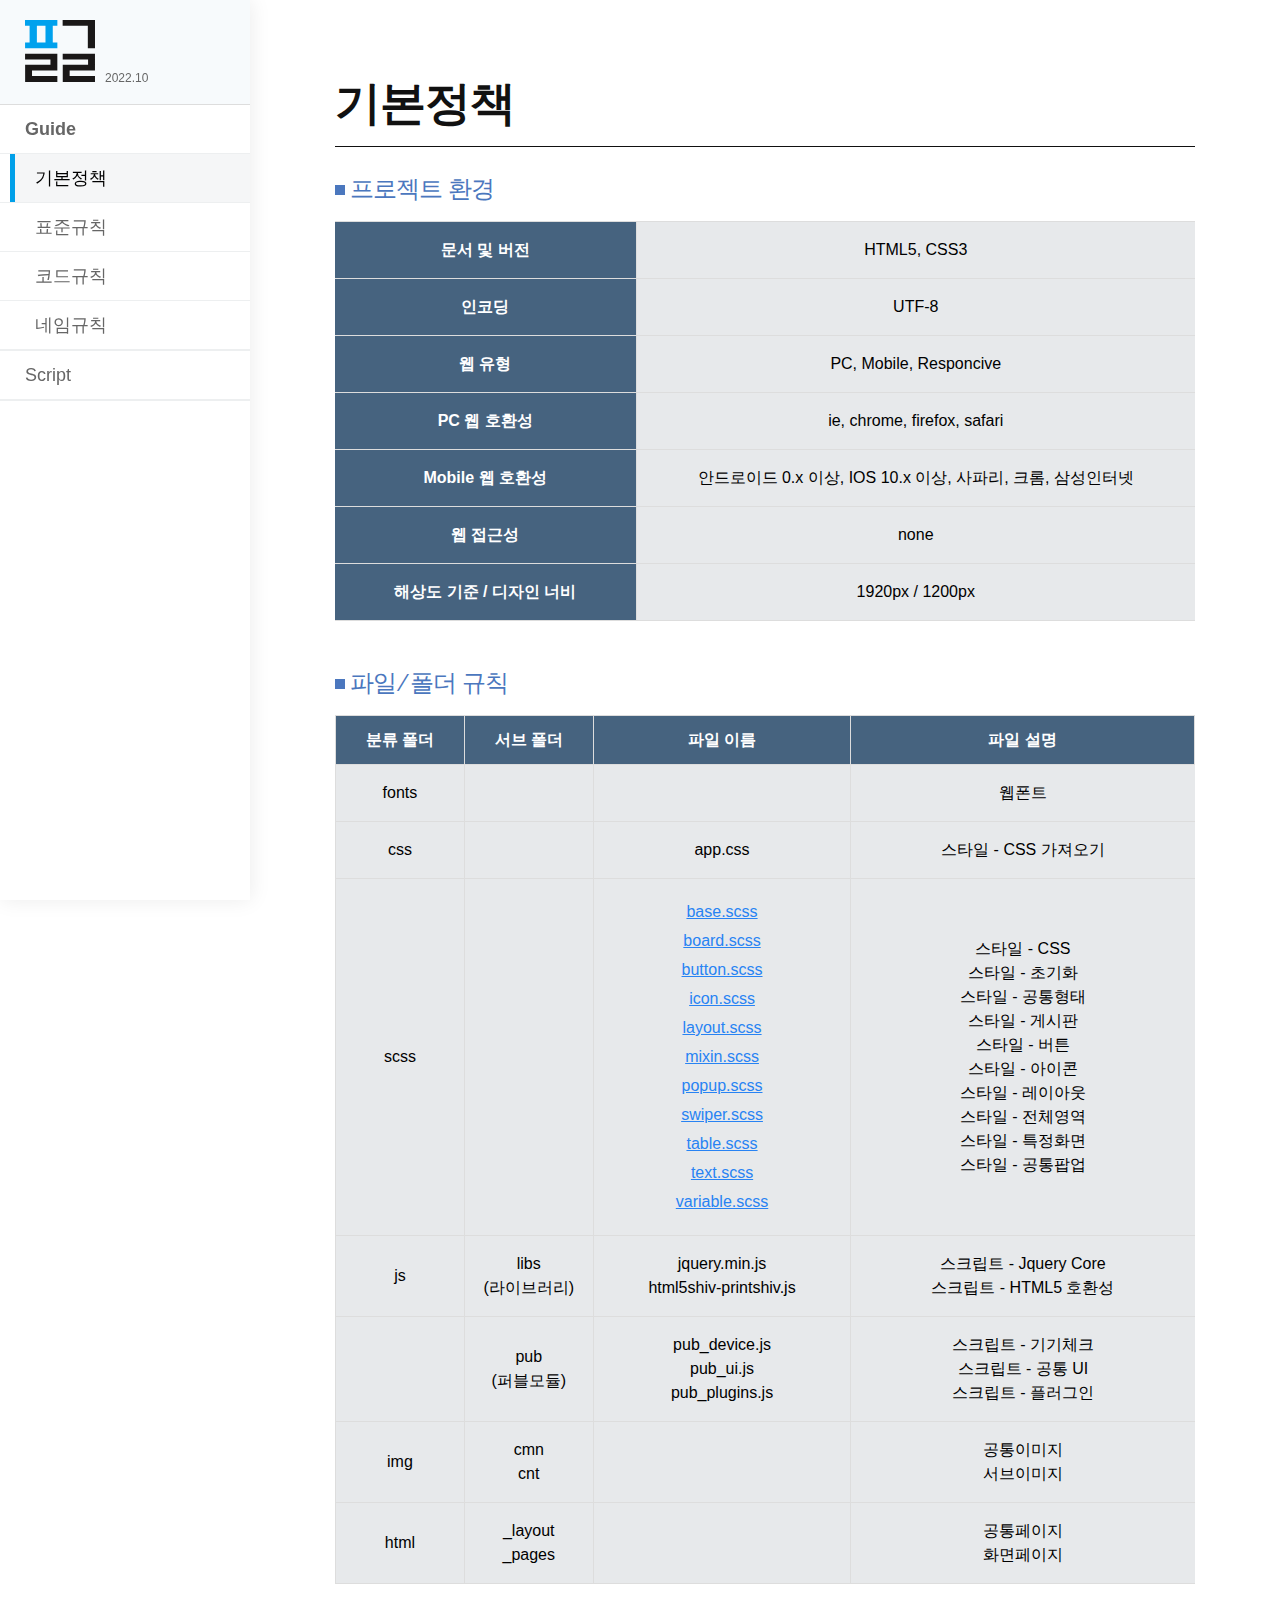
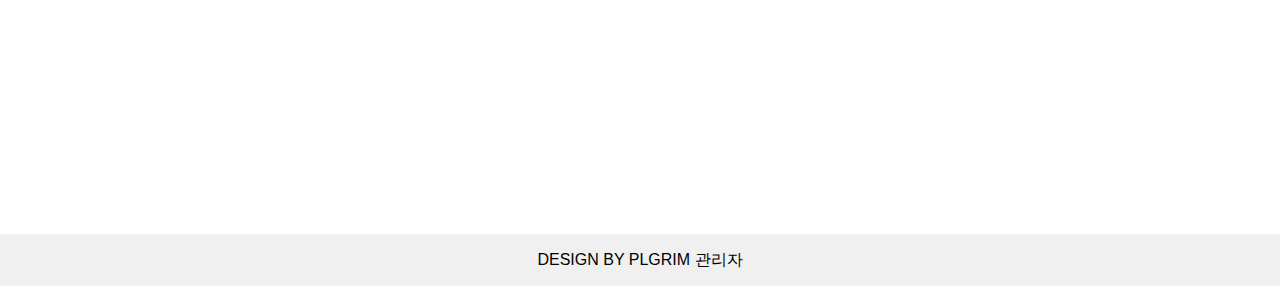
<file: index.html>
<!DOCTYPE html>
<html lang="ko">

<head>
    <meta charset="UTF-8">
    <meta http-equiv="X-UA-Compatible" content="IE=edge">
    <meta name="viewport" content="width=device-width, initial-scale=1.0">
    <title>플그림 가이드</title>
    <link rel="icon" href="/assets/images/favicon.ico">
    <link rel="stylesheet" href="/assets/css/app.css">
    
    <script src="assets/js/lib/jquery-3.1.1.min.js"></script>
    <script src="assets/js/lib/jquery.include.js"></script>

</head>

<body>
    <script>$.include("assets/js/header.inc");</script>

    <main>
        <div class="main-inner">

            <section>
                <h2>기본정책</h2>
                <h3>프로젝트 환경</h3>
                <div class="custom-table">
                    <div class="layout_table row_tabel">
                        <table>
                            <caption class="blind">프로젝트 환경 정의</caption>
                            <colgroup>
                                <col style="width:35%;">
                                <col style="width:65%;">
                            </colgroup>
                            <tbody>
                                <tr>
                                    <th scope="row">문서 및 버전</th>
                                    <td>HTML5, CSS3</td>
                                </tr>
                                <tr>
                                    <th scope="row">인코딩</th>
                                    <td>UTF-8</td>
                                </tr>
                                <tr>
                                    <th scope="row">웹 유형</th>
                                    <td>PC, Mobile, Responcive</td>
                                </tr>
                                <tr>
                                    <th scope="row">PC 웹 호환성</th>
                                    <td>ie, chrome, firefox, safari</td>
                                </tr>
                                <tr>
                                    <th scope="row">Mobile 웹 호환성</th>
                                    <td>안드로이드 0.x 이상, IOS 10.x 이상, 사파리, 크롬, 삼성인터넷</td>
                                </tr>
                                <tr>
                                    <th scope="row">웹 접근성</th>
                                    <td>none</td>
                                </tr>
                                <tr>
                                    <th scope="row">해상도 기준 / 디자인 너비</th>
                                    <td>1920px / 1200px</td>
                                </tr>
                            </tbody>
                        </table>
                    </div>
                </div>
            </section>

            <section>
                <h3>파일 &frasl; 폴더 규칙</h3>
                <div class="layout_table col_tabel">
                    <table>
                        <caption class="blind">파일구조</caption>
                        <colgroup>
                            <col style="width:15%">
                            <col style="width:15%">
                            <col style="width:30%">
                            <col style="width:40%">
                        </colgroup>
                        <thead>
                            <tr>
                                <th>분류 폴더</th>
                                <th>서브 폴더</th>
                                <th>파일 이름</th>
                                <th>파일 설명</th>
                            </tr>
                        </thead>
                        <tbody>
                            <tr>
                                <td>fonts</td>
                                <td></td>
                                <td></td>
                                <td>웹폰트</td>
                            </tr>
                            <tr>
                                <td>css</td>
                                <td></td>
                                <td>app.css</td>
                                <td>스타일 - CSS 가져오기</td>
                            </tr>
                            <tr>
                                <td>scss</td>
                                <td></td>
                                <td>
                                    <ul>
                                        <li>
                                            <a href="assets/common/files/_base.scss" download>base.scss</a>
                                            <a href="assets/common/files/_board.scss" download>board.scss</a>
                                            <a href="assets/common/files/_button.scss" download>button.scss</a>
                                            <a href="assets/common/files/_icon.scss" download>icon.scss</a>
                                            <a href="assets/common/files/_layout.scss" download>layout.scss</a>
                                            <a href="assets/common/files/_mixin.scss" download>mixin.scss</a>
                                            <a href="assets/common/files/_popup.scss" download>popup.scss</a>
                                            <a href="assets/common/files/_swiper.scss" download>swiper.scss</a>
                                            <a href="assets/common/files/_table.scss" download>table.scss</a>
                                            <a href="assets/common/files/_text.scss" download>text.scss</a>
                                            <a href="assets/common/files/_variable.scss" download>variable.scss</a>
                                        </li>
                                    </ul>
                                </td>
                                <td>
                                    스타일 - CSS<br>
                                    스타일 - 초기화<br>
                                    스타일 - 공통형태<br>
                                    스타일 - 게시판<br>
                                    스타일 - 버튼<br>
                                    스타일 - 아이콘<br>
                                    스타일 - 레이아웃<br>
                                    스타일 - 전체영역<br>
                                    스타일 - 특정화면<br>
                                    스타일 - 공통팝업<br>
                                </td>
                            </tr>
                            <tr>
                                <td>js</td>
                                <td>libs<br>(라이브러리)</td>
                                <td>
                                    jquery.min.js<br>
                                    html5shiv-printshiv.js
                                </td>
                                <td>
                                    스크립트 - Jquery Core<br>
                                    스크립트 - HTML5 호환성
                                </td>
                            </tr>
                            <tr>
                                <td></td>
                                <td>pub<br>(퍼블모듈)</td>
                                <td>
                                    pub_device.js<br>
                                    pub_ui.js<br>
                                    pub_plugins.js
                                </td>
                                <td>
                                    스크립트 - 기기체크<br>
                                    스크립트 - 공통 UI<br>
                                    스크립트 - 플러그인
                                </td>
                            </tr>
                            <tr>
                                <td>img</td>
                                <td>
                                    cmn<br>
                                    cnt<br>
                                </td>
                                <td></td>
                                <td>
                                    공통이미지<br>
                                    서브이미지<br>
                                </td>
                            </tr>
                            <tr>
                                <td>html</td>
                                <td>
                                    _layout<br>
                                    _pages
                                </td>
                                <td></td>
                                <td>
                                    공통페이지<br>
                                    화면페이지
                                </td>
                            </tr>
                        </tbody>
                    </table>
                </div>
            </section>

        </div>
    </main>

    <script>$.include("assets/js/footer.inc");</script>
    <script src="assets/js/app.js"></script>
</body>

</html>
</file>
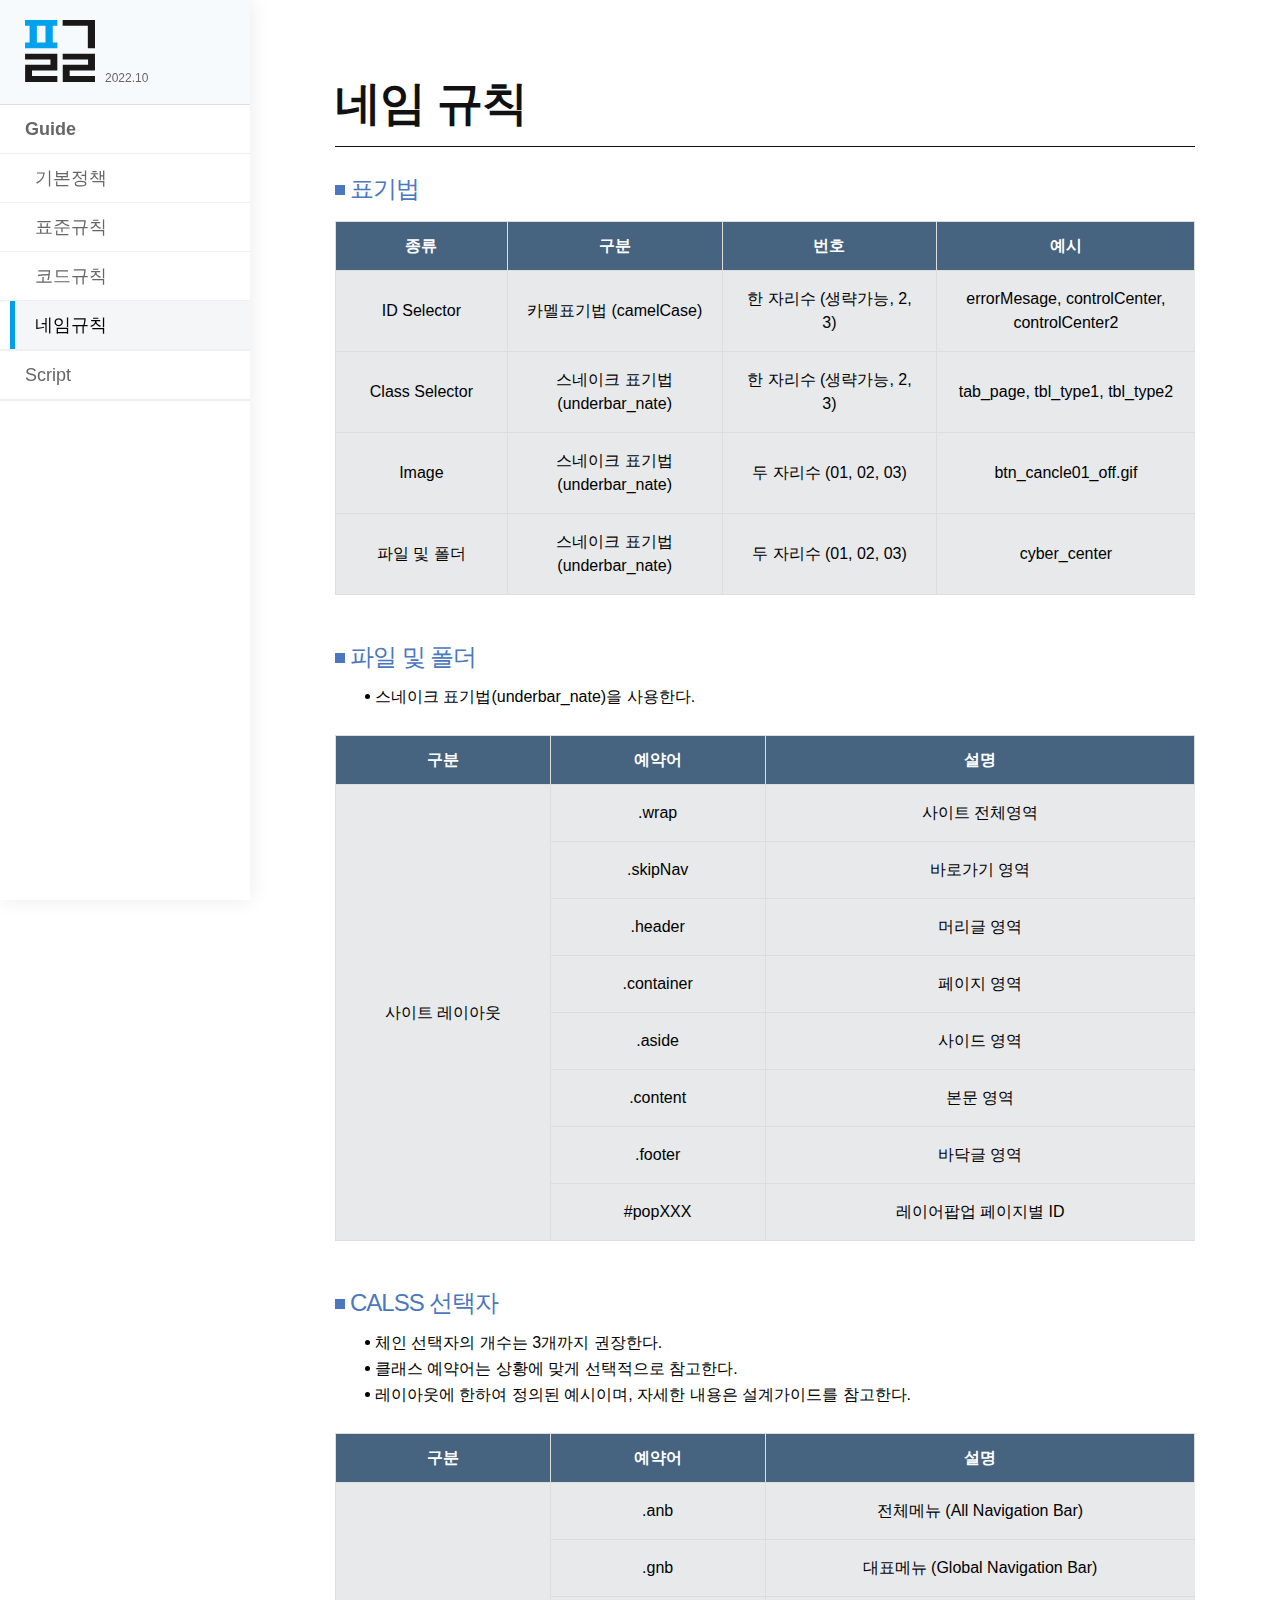
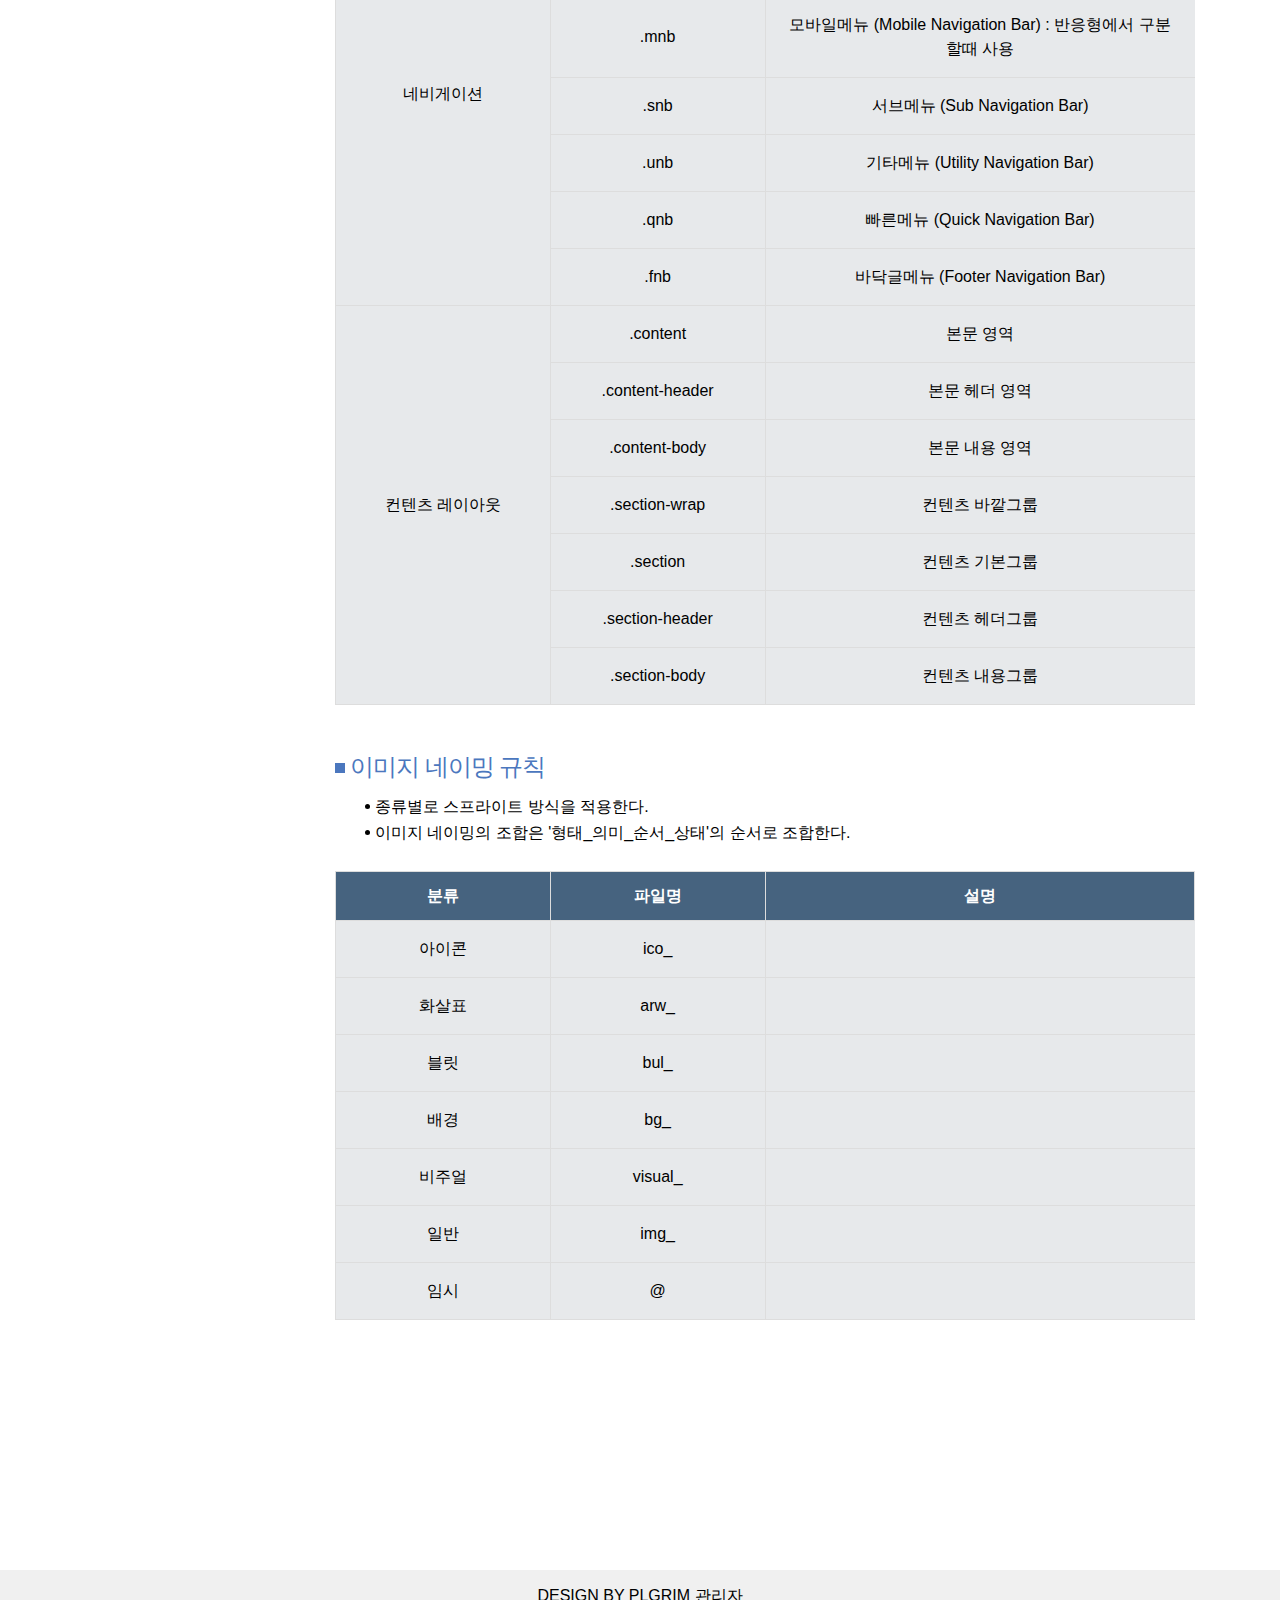
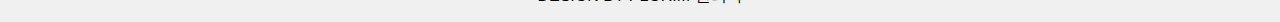
<file: name.html>
<!DOCTYPE html>
<html lang="ko">

<head>
    <meta charset="UTF-8">
    <meta http-equiv="X-UA-Compatible" content="IE=edge">
    <meta name="viewport" content="width=device-width, initial-scale=1.0">
    <title>플그림 가이드</title>
    <link rel="icon" href="/assets/images/favicon.ico">
    <link rel="stylesheet" href="/assets/css/app.css">
    <link rel="stylesheet" href="/assets/css/a11y-dark.min.css">
    <script src="assets/js/lib/jquery-3.1.1.min.js"></script>
    <script src="assets/js/lib/highlight.min.js"></script>
    <script src="assets/js/lib/jquery.include.js"></script>
    <script>hljs.initHighlightingOnLoad();</script>
</head>


<body>
    <script>$.include("assets/js/header.inc");</script>

    <main>
        <div class="main-inner">
            <section>
                <h2>네임 규칙</h2>
                <h3>표기법</h3>

                <div class="layout_table col_tabel">
                    <table>
                        <caption class="blind">공통 네이밍 규칙 예</caption>
                        <colgroup>
                            <col style="width:20%">
                            <col style="width:25%">
                            <col style="width:25%">
                            <col>
                        </colgroup>
                        <thead>
                            <tr>
                                <th>종류</th>
                                <th>구분</th>
                                <th>번호</th>
                                <th>예시</th>
                            </tr>
                        </thead>
                        <tbody>
                            <tr>
                                <td class="align-l">ID Selector</td>
                                <td class="align-l">카멜표기법 (camelCase)</td>
                                <td class="align-l">한 자리수 (생략가능, 2, 3)</td>
                                <td class="align-l">errorMesage, controlCenter, controlCenter2</td>
                            </tr>
                            <tr>
                                <td class="align-l">Class Selector</td>
                                <td class="align-l">스네이크 표기법 (underbar_nate)</td>
                                <td class="align-l">한 자리수 (생략가능, 2, 3)</td>
                                <td class="align-l">tab_page, tbl_type1, tbl_type2</td>
                            </tr>
                            <tr>
                                <td class="align-l">Image</td>
                                <td class="align-l">스네이크 표기법 (underbar_nate)</td>
                                <td class="align-l">두 자리수 (01, 02, 03)</td>
                                <td class="align-l">btn_cancle01_off.gif</td>
                            </tr>
                            <tr>
                                <td class="align-l">파일 및 폴더</td>
                                <td class="align-l">스네이크 표기법 (underbar_nate)</td>
                                <td class="align-l">두 자리수 (01, 02, 03)</td>
                                <td class="align-l">cyber_center</td>
                            </tr>
                        </tbody>
                    </table>
                </div>
            </section>

            <section>
                <h3>파일 및 폴더</h3>
                <div class="code-rule">
                    <ul>
                        <li>스네이크 표기법(underbar_nate)을 사용한다.</li>
                    </ul>
                </div>
                <div class="layout_table col_tabel">
                    <table>
                        <caption class="blind">예약어</caption>
                        <colgroup>
                            <col span="2" style="width:25%;">
                            <col>
                        </colgroup>
                        <thead>
                            <tr>
                                <th>구분</th>
                                <th>예약어</th>
                                <th>설명</th>
                            </tr>
                        </thead>
                        <tbody>
                            <tr>
                                <td rowspan="8">사이트 레이아웃</td>
                                <td>.wrap</td>
                                <td>사이트 전체영역</td>
                            </tr>
                            <tr>
                                <td>.skipNav</td>
                                <td>바로가기 영역</td>
                            </tr>
                            <tr>
                                <td>.header</td>
                                <td>머리글 영역</td>
                            </tr>
                            <tr>
                                <td>.container</td>
                                <td>페이지 영역</td>
                            </tr>
                            <tr>
                                <td>.aside</td>
                                <td>사이드 영역</td>
                            </tr>
                            <tr>
                                <td>.content</td>
                                <td>본문 영역</td>
                            </tr>
                            <tr>
                                <td>.footer</td>
                                <td>바닥글 영역</td>
                            </tr>
                            <tr>
                                <td>#popXXX</td>
                                <td>레이어팝업 페이지별 ID</td>
                            </tr>
                        </tbody>
                    </table>
                </div>
            </section>

            <section>
                <h3>CALSS 선택자</h3>
                <div class="code-rule">
                    <ul>
                        <li>체인 선택자의 개수는 3개까지 권장한다.</li>
                        <li>클래스 예약어는 상황에 맞게 선택적으로 참고한다.</li>
                        <li>레이아웃에 한하여 정의된 예시이며, 자세한 내용은 설계가이드를 참고한다.</li>
                    </ul>
                </div>

                <div class="layout_table col_tabel">
                    <table>
                        <caption class="blind">예약어</caption>
                        <colgroup>
                            <col span="2" style="width:25%;">
                            <col>
                        </colgroup>
                        <thead>
                            <tr>
                                <th>구분</th>
                                <th>예약어</th>
                                <th>설명</th>
                            </tr>
                        </thead>
                        <tbody>
                            <tr>
                                <td rowspan="7">네비게이션</td>
                                <td>.anb</td>
                                <td>전체메뉴 (All Navigation Bar)</td>
                            </tr>
                            <tr>
                                <td>.gnb</td>
                                <td>대표메뉴 (Global Navigation Bar)</td>
                            </tr>
                            <tr>
                                <td>.mnb</td>
                                <td>모바일메뉴 (Mobile Navigation Bar) : 반응형에서 구분할때 사용</td>
                            </tr>
                            <tr>
                                <td>.snb</td>
                                <td>서브메뉴 (Sub Navigation Bar)</td>
                            </tr>
                            <tr>
                                <td>.unb</td>
                                <td>기타메뉴 (Utility Navigation Bar)</td>
                            </tr>
                            <tr>
                                <td>.qnb</td>
                                <td>빠른메뉴 (Quick Navigation Bar)</td>
                            </tr>
                            <tr>
                                <td>.fnb</td>
                                <td>바닥글메뉴 (Footer Navigation Bar)</td>
                            </tr>
                            <tr>
                                <td rowspan="7">컨텐츠 레이아웃</td>
                                <td>.content</td>
                                <td>본문 영역</td>
                            </tr>
                            <tr>
                                <td>.content-header</td>
                                <td>본문 헤더 영역</td>
                            </tr>
                            <tr>
                                <td>.content-body</td>
                                <td>본문 내용 영역</td>
                            </tr>
                            <tr>
                                <td>.section-wrap</td>
                                <td>컨텐츠 바깥그룹</td>
                            </tr>
                            <tr>
                                <td>.section</td>
                                <td>컨텐츠 기본그룹</td>
                            </tr>
                            <tr>
                                <td>.section-header</td>
                                <td>컨텐츠 헤더그룹</td>
                            </tr>
                            <tr>
                                <td>.section-body</td>
                                <td>컨텐츠 내용그룹</td>
                            </tr>
                        </tbody>
                    </table>
                </div>


            </section>

            <section>
                <h3>이미지 네이밍 규칙</h3>
                <div class="code-rule">
                    <ul>
                        <li>종류별로 스프라이트 방식을 적용한다.</li>
                        <li>이미지 네이밍의 조합은 '형태_의미_순서_상태'의 순서로 조합한다.</li>
                    </ul>
                </div>
                <div class="layout_table col_tabel">
                    <table>
                        <caption class="blind">이미지 예약어</caption>
                        <colgroup>
                            <col span="2" style="width:25%;">
                            <col>
                        </colgroup>
                        <thead>
                            <tr>
                                <th>분류</th>
                                <th>파일명</th>
                                <th>설명</th>
                            </tr>
                        </thead>
                        <tbody>
                            <tr>
                                <td>아이콘</td>
                                <td>ico_</td>
                                <td></td>
                            </tr>
                            <tr>
                                <td>화살표</td>
                                <td>arw_</td>
                                <td></td>
                            </tr>
                            <tr>
                                <td>블릿</td>
                                <td>bul_</td>
                                <td></td>
                            </tr>
                            <tr>
                                <td>배경</td>
                                <td>bg_</td>
                                <td></td>
                            </tr>
                            <tr>
                                <td>비주얼</td>
                                <td>visual_</td>
                                <td></td>
                            </tr>
                            <tr>
                                <td>일반</td>
                                <td>img_</td>
                                <td></td>
                            </tr>
                            <tr>
                                <td>임시</td>
                                <td>@</td>
                                <td></td>
                            </tr>
                        </tbody>
                    </table>
                </div>


            </section>


        </div>
    </main>

    <script>$.include("assets/js/footer.inc");</script>
    <script src="assets/js/app.js"></script>
</body>

</html>
</file>
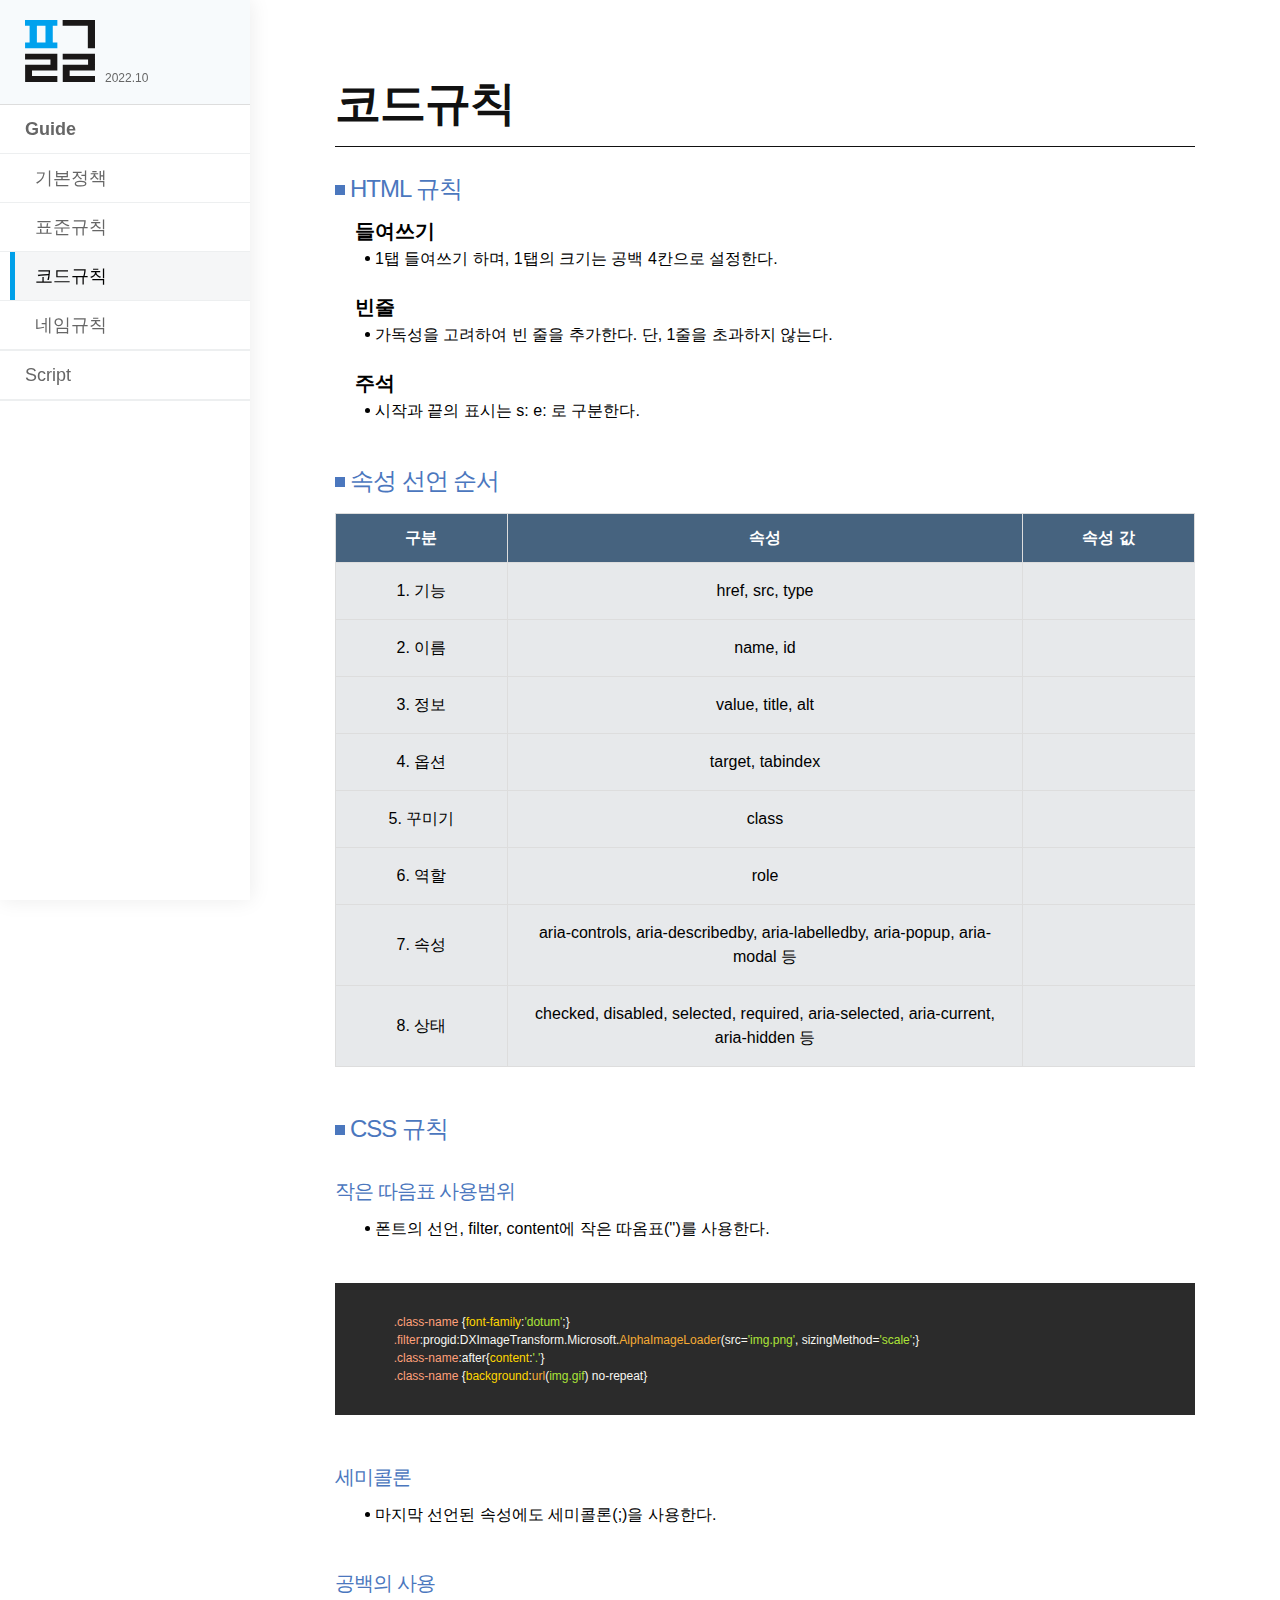
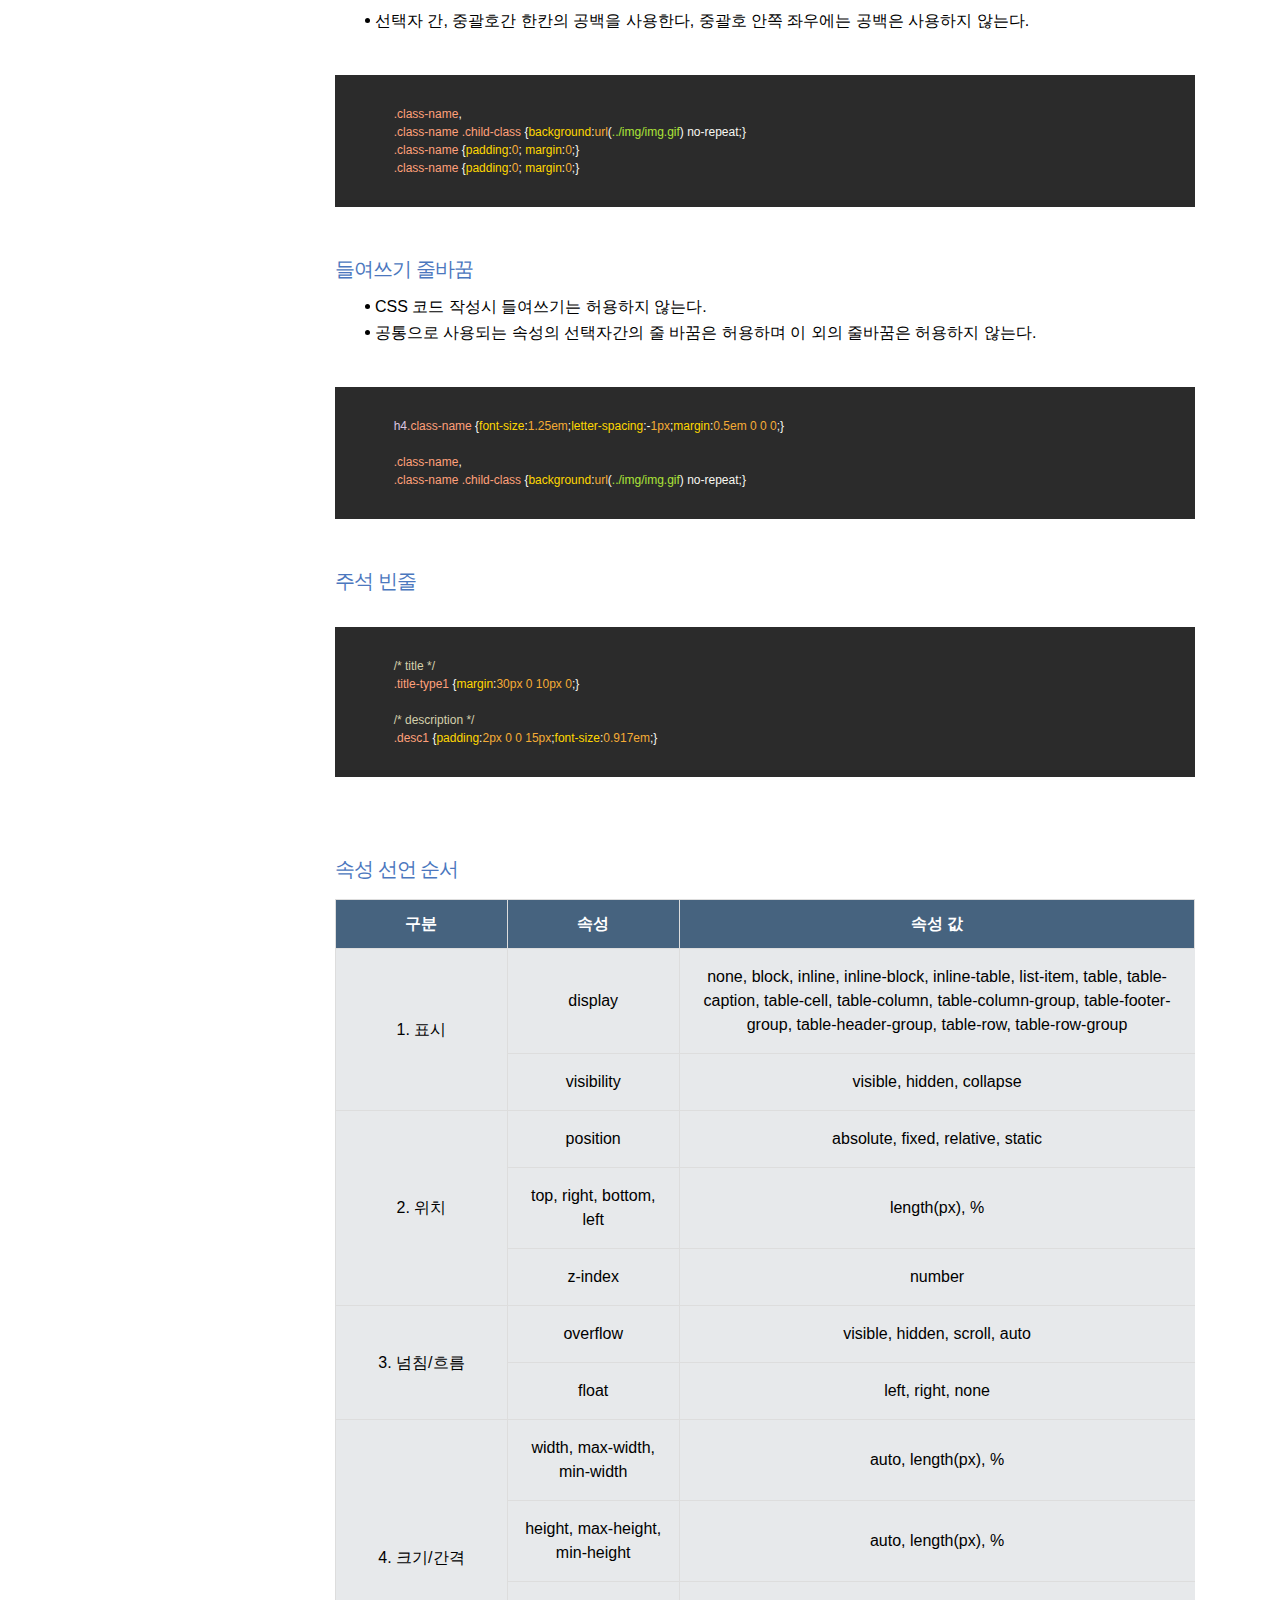
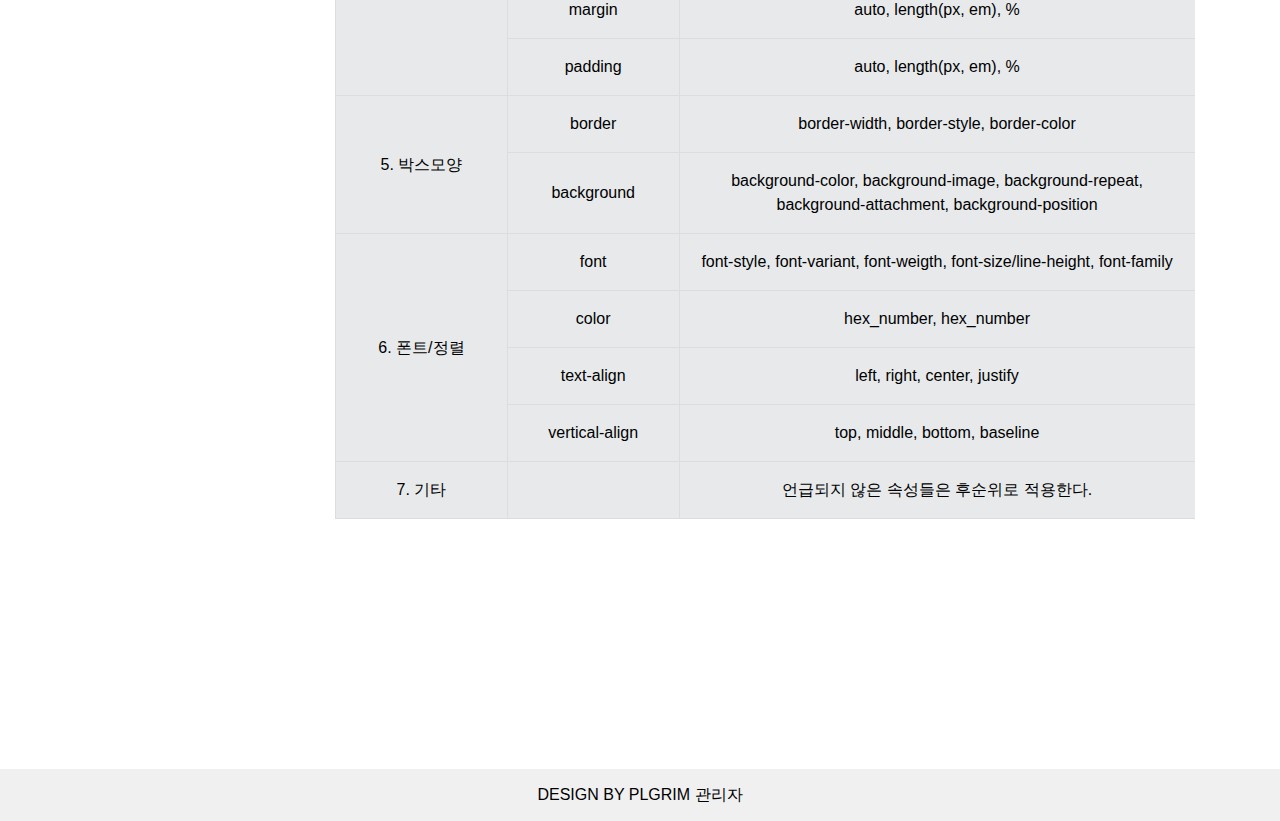
<file: rule.html>
<!DOCTYPE html>
<html lang="ko">

<head>
    <meta charset="UTF-8">
    <meta http-equiv="X-UA-Compatible" content="IE=edge">
    <meta name="viewport" content="width=device-width, initial-scale=1.0">
    <title>플그림 가이드</title>
    <link rel="icon" href="/assets/images/favicon.ico">
    <link rel="stylesheet" href="/assets/css/app.css">
    <link rel="stylesheet" href="/assets/css/a11y-dark.min.css">
    <script src="assets/js/lib/jquery-3.1.1.min.js"></script>
    <script src="assets/js/lib/highlight.min.js"></script>
    <script src="assets/js/lib/jquery.include.js"></script>
    <script>hljs.initHighlightingOnLoad();</script>
</head>


<body>
    <script>$.include("assets/js/header.inc");</script>

  
<main >
    <div class="main-inner">
      <section>
        <h2>코드규칙</h2>
        <h3>HTML 규칙</h3>
        <div class="code-rule">
          <strong>들여쓰기</strong>
          <ul>
            <li>1탭 들여쓰기 하며, 1탭의 크기는 공백 4칸으로 설정한다.</li>
          </ul>
        </div>
        <div class="code-rule">
          <strong>빈줄</strong>
          <ul>
            <li>가독성을 고려하여 빈 줄을 추가한다. 단, 1줄을 초과하지 않는다.</li>
          </ul>
        </div>
        <div class="code-rule last">
          <strong>주석</strong>
          <ul>
            <li>시작과 끝의 표시는 s: e: 로 구분한다.</li>
          </ul>
        </div>        
      </section>

      <section>
        <h3>속성 선언 순서</h3>
        <div class="layout_table col_tabel">
          <table>
              <caption class="blind">HTML 속성선언순서</caption>
              <colgroup>
                  <col style="width:20%;">
                  <col>
                  <col style="width:20%;">
              </colgroup>
              <thead>
                  <tr>
                      <th>구분</th>
                      <th>속성</th>
                      <th>속성 값</th>
                  </tr>
              </thead>
              <tbody>
                  <tr>
                      <td>1. 기능</td>
                      <td>href, src, type</td>
                      <td></td>
                  </tr>
                  <tr>
                      <td>2. 이름</td>
                      <td>name, id</td>
                      <td></td>
                  </tr>
                  <tr>
                      <td>3. 정보</td>
                      <td>value, title, alt</td>
                      <td></td>
                  </tr>
                  <tr>
                      <td>4. 옵션</td>
                      <td>target, tabindex</td>
                      <td></td>
                  </tr>
                  <tr>
                      <td>5. 꾸미기</td>
                      <td>class</td>
                      <td></td>
                  </tr>
                  <tr>
                      <td>6. 역할</td>
                      <td>role</td>
                      <td></td>
                  </tr>
                  <tr>
                      <td>7. 속성</td>
                      <td>aria-controls, aria-describedby, aria-labelledby, aria-popup, aria-modal 등</td>
                      <td></td>
                  </tr>
                  <tr>
                      <td>8. 상태</td>
                      <td>checked, disabled, selected, required, aria-selected, aria-current, aria-hidden
                          등
                      </td>
                      <td></td>
                  </tr>
              </tbody>
          </table>
        </div>
      </section>

      <section>
        <h3>CSS 규칙</h3>
        <h4>작은 따음표 사용범위</h4>
        <div class="code-rule">
          <ul>
            <li>폰트의 선언, filter, content에 작은 따옴표('')를 사용한다.</li>
          </ul>
        </div>
          <pre v-highlightjs>
            <code class="language-css hljs">
              .class-name {font-family:'dotum';}
              .filter:progid:DXImageTransform.Microsoft.AlphaImageLoader(src='img.png', sizingMethod='scale';}
              .class-name:after{content:'.'}
              .class-name {background:url(img.gif) no-repeat}
            </code>
          </pre> 
          <h4>세미콜론</h4>
          <div class="code-rule">
            <ul>
              <li>마지막 선언된 속성에도 세미콜론(;)을 사용한다.</li>
            </ul>
          </div>
          <h4>공백의 사용</h4>
          <div class="code-rule">
            <ul>
              <li>선택자 간, 중괄호간 한칸의 공백을 사용한다, 중괄호 안쪽 좌우에는 공백은 사용하지 않는다.</li>
            </ul>
          </div>
          <pre v-highlightjs>
            <code class="language-css hljs">
              .class-name,
              .class-name .child-class {background:url(../img/img.gif) no-repeat;}
              .class-name {padding:0; margin:0;}
              .class-name {padding:0; margin:0;}
            </code>
          </pre> 
          <h4>들여쓰기 줄바꿈</h4>
          <div class="code-rule">
            <ul>
              <li>CSS 코드 작성시 들여쓰기는 허용하지 않는다.</li>
              <li>공통으로 사용되는 속성의 선택자간의 줄 바꿈은 허용하며 이 외의 줄바꿈은 허용하지 않는다.</li>
            </ul>
          </div>
          <pre v-highlightjs>
            <code class="language-css hljs">
              h4.class-name {font-size:1.25em;letter-spacing:-1px;margin:0.5em 0 0 0;}

              .class-name,
              .class-name .child-class {background:url(../img/img.gif) no-repeat;}
            </code>
          </pre> 
          <h4>주석 빈줄</h4>
          <pre v-highlightjs>
            <code class="language-css hljs">
              /* title */
              .title-type1 {margin:30px 0 10px 0;}
              
              /* description */
              .desc1 {padding:2px 0 0 15px;font-size:0.917em;}
            </code>
          </pre> 
      </section>
      <section>
        <h4>속성 선언 순서</h4>
        
        <div class="layout_table col_tabel">
          <table>
              <caption class="blind">CSS 속성선언순서</caption>
              <colgroup>
                  <col style="width:20%;">
                  <col style="width:20%;">
                  <col>
              </colgroup>
              <thead>
                  <tr>
                      <th>구분</th>
                      <th>속성</th>
                      <th>속성 값</th>
                  </tr>
              </thead>
              <tbody>
                  <tr>
                      <td rowspan="2">1. 표시</td>
                      <td>display</td>
                      <td>none, block, inline, inline-block, inline-table, list-item, table,
                          table-caption,
                          table-cell, table-column, table-column-group, table-footer-group,
                          table-header-group,
                          table-row, table-row-group</td>
                  </tr>
                  <tr>
                      <td>visibility</td>
                      <td>visible, hidden, collapse</td>
                  </tr>
                  <tr>
                      <td rowspan="3">2. 위치</td>
                      <td>position</td>
                      <td>absolute, fixed, relative, static</td>
                  </tr>
                  <tr>
                      <td>top, right, bottom, left</td>
                      <td>length(px), %</td>
                  </tr>
                  <tr>
                      <td>z-index</td>
                      <td>number</td>
                  </tr>
                  <tr>
                      <td rowspan="2">3. 넘침/흐름</td>
                      <td>overflow</td>
                      <td>visible, hidden, scroll, auto</td>
                  </tr>
                  <tr>
                      <td>float</td>
                      <td>left, right, none</td>
                  </tr>
                  <tr>
                      <td rowspan="4">4. 크기/간격</td>
                      <td>width, max-width, min-width</td>
                      <td>auto, length(px), %</td>
                  </tr>
                  <tr>
                      <td>height, max-height, min-height</td>
                      <td>auto, length(px), %</td>
                  </tr>
                  <tr>
                      <td>margin</td>
                      <td>auto, length(px, em), %</td>
                  </tr>
                  <tr>
                      <td>padding</td>
                      <td>auto, length(px, em), %</td>
                  </tr>
                  <tr>
                      <td rowspan="2">5. 박스모양</td>
                      <td>border</td>
                      <td>border-width, border-style, border-color</td>
                  </tr>
                  <tr>
                      <td>background</td>
                      <td>background-color, background-image, background-repeat, background-attachment,
                          background-position</td>
                  </tr>
                  <tr>
                      <td rowspan="4">6. 폰트/정렬</td>
                      <td>font</td>
                      <td>font-style, font-variant, font-weigth, font-size/line-height, font-family</td>
                  </tr>
                  <tr>
                      <td>color</td>
                      <td>hex_number, hex_number</td>
                  </tr>
                  <tr>
                      <td>text-align</td>
                      <td>left, right, center, justify</td>
                  </tr>
                  <tr>
                      <td>vertical-align</td>
                      <td>top, middle, bottom, baseline</td>
                  </tr>
                  <tr>
                      <td>7. 기타</td>
                      <td></td>
                      <td>언급되지 않은 속성들은 후순위로 적용한다.</td>
                  </tr>
              </tbody>
          </table>
      </div>
      </section>

    </div>
  </main>

    <script>$.include("assets/js/footer.inc");</script>
    <script src="assets/js/app.js"></script>
</body>

</html>
</file>
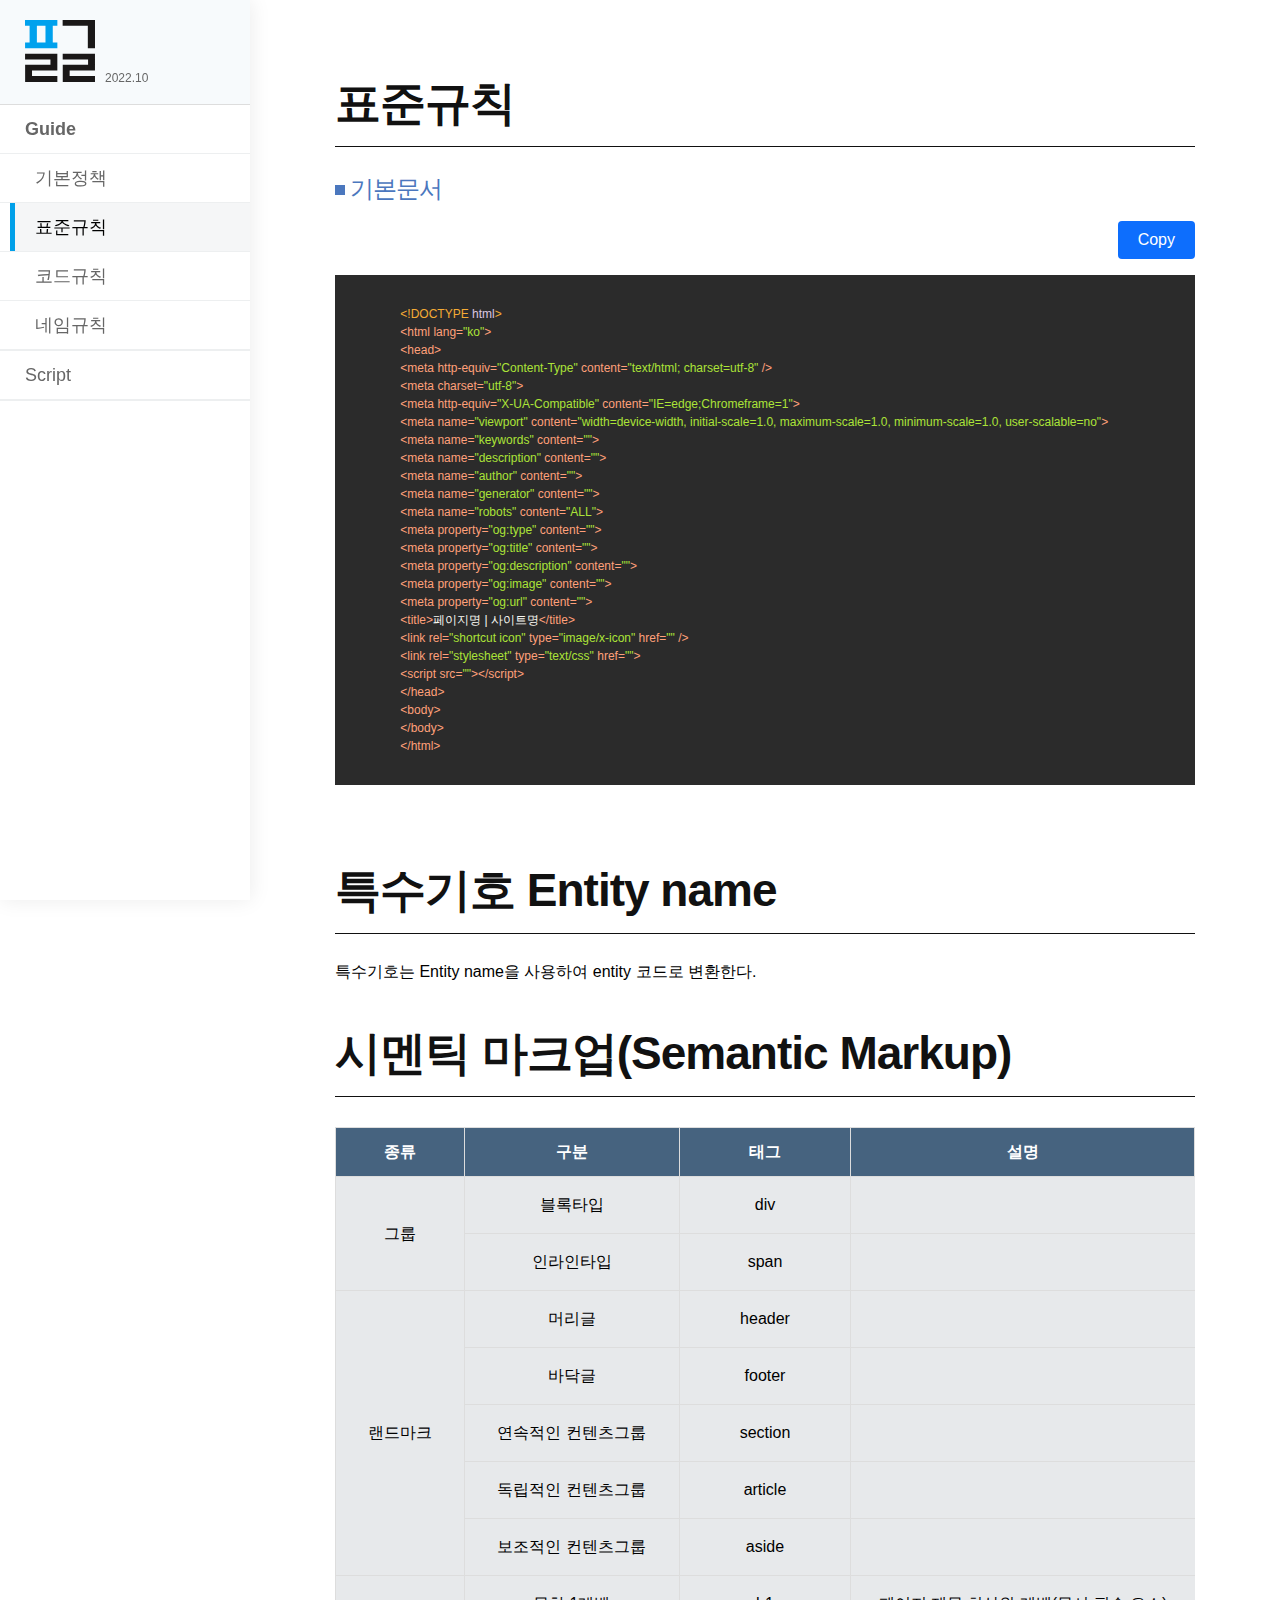
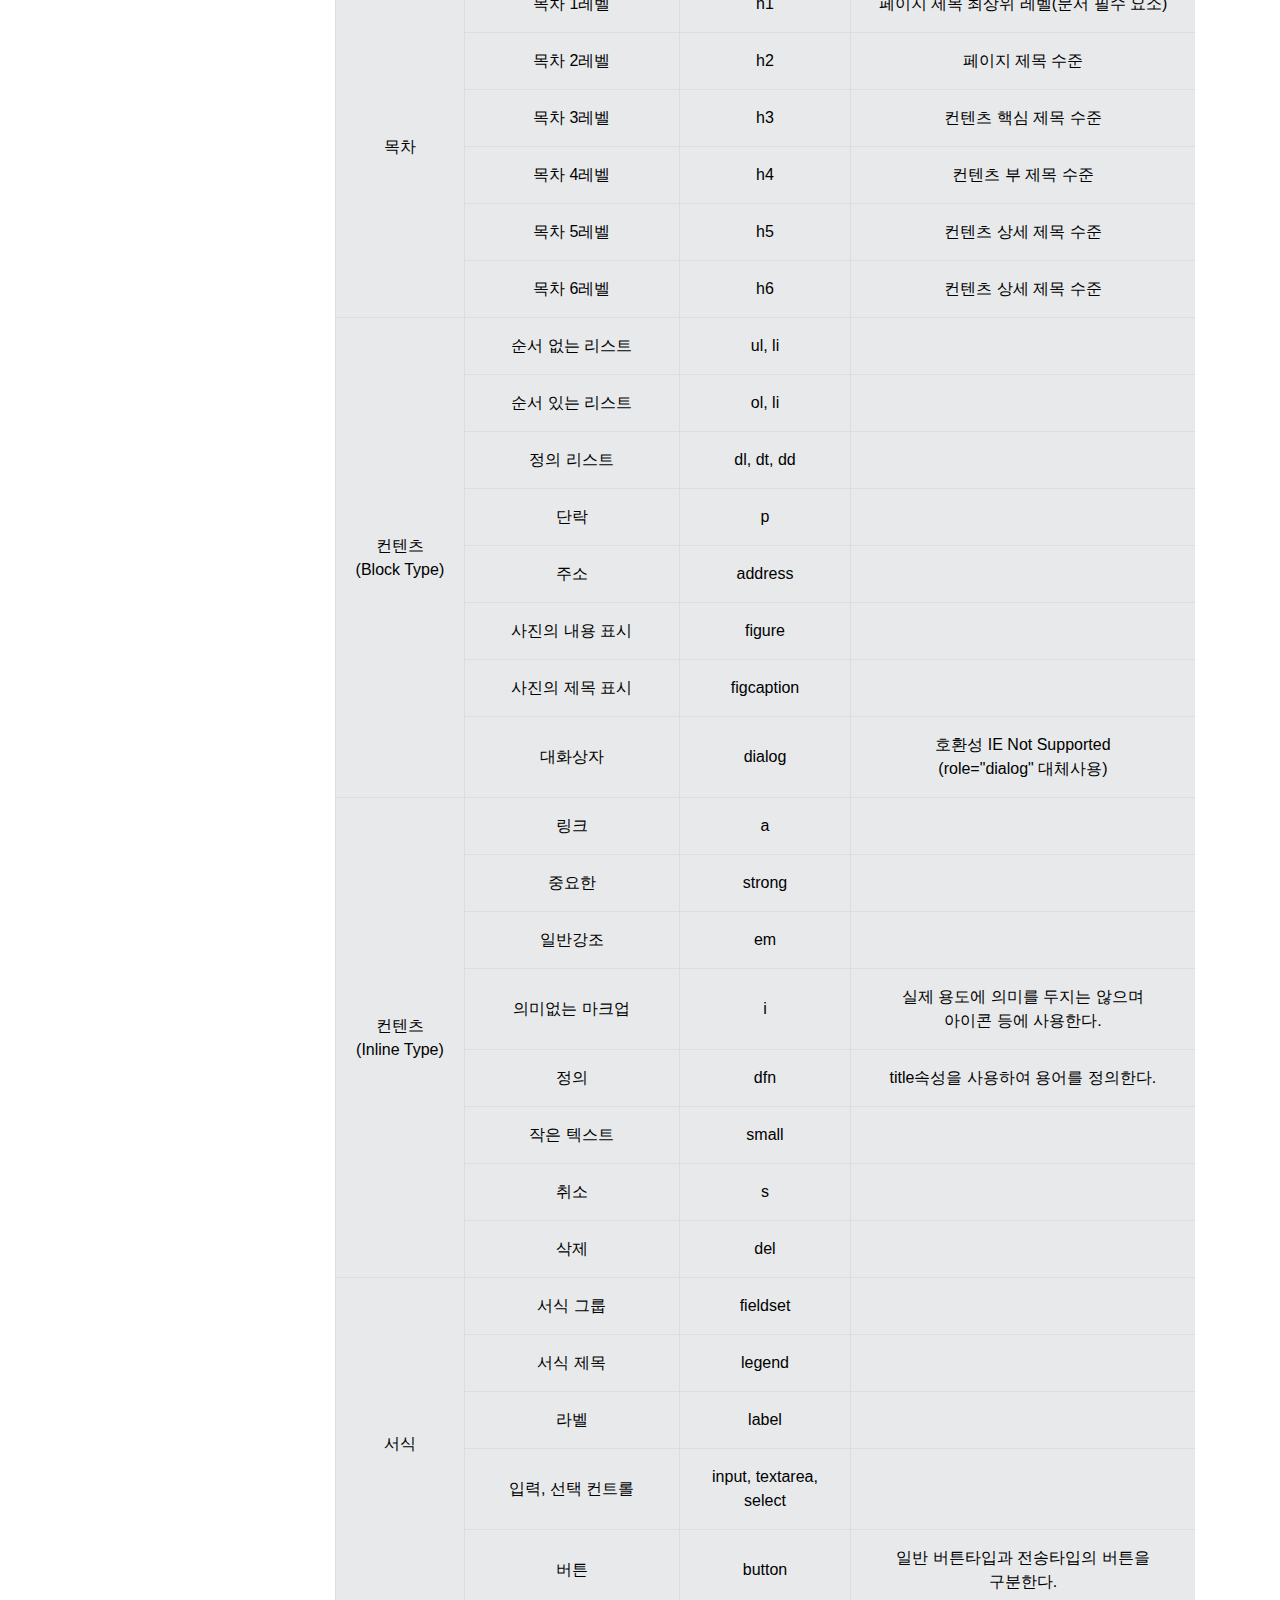
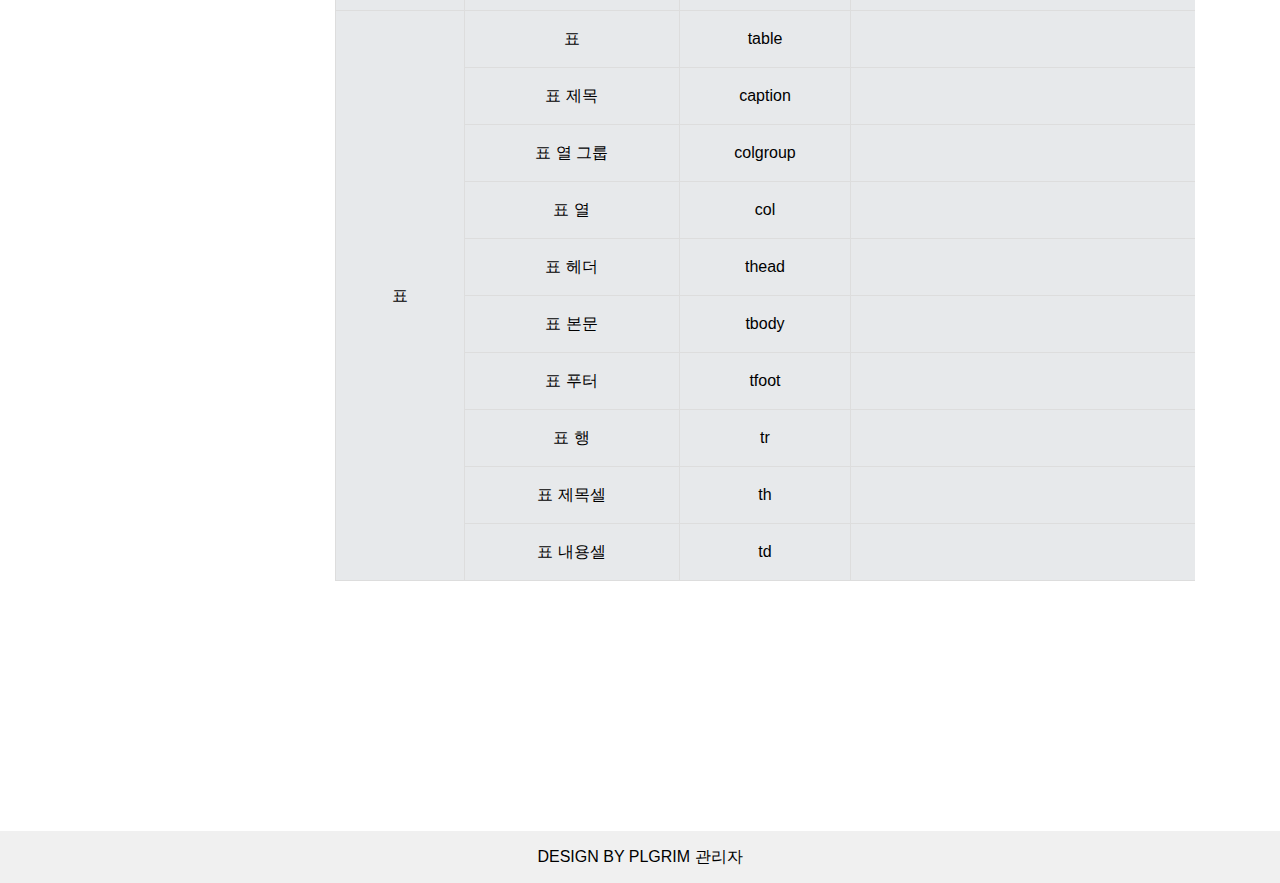
<file: standard.html>
<!DOCTYPE html>
<html lang="ko">

<head>
    <meta charset="UTF-8">
    <meta http-equiv="X-UA-Compatible" content="IE=edge">
    <meta name="viewport" content="width=device-width, initial-scale=1.0">
    <title>플그림 가이드</title>
    <link rel="icon" href="/assets/images/favicon.ico">
    <link rel="stylesheet" href="/assets/css/app.css">
    <link rel="stylesheet" href="/assets/css/a11y-dark.min.css">
    <script src="assets/js/lib/jquery-3.1.1.min.js"></script>
    <script src="assets/js/lib/highlight.min.js"></script>
    <script src="assets/js/lib/jquery.include.js"></script>
    <script>hljs.initHighlightingOnLoad();</script>
</head>


<body>
    <script>$.include("assets/js/header.inc");</script>

    <main>
        <div class="main-inner">
            <section>
                <h2>표준규칙</h2>
                <h3>기본문서</h3>
                <div class="button-content">
                    <button type="button" class="js-btnClickCopy">Copy</button>
                </div>
                <pre>
              <code class="html">
                &#x3C;!DOCTYPE html&#x3E;
                &#x3C;html lang=&#x22;ko&#x22;&#x3E;
                &#x3C;head&#x3E;
                &#x3C;meta http-equiv=&#x22;Content-Type&#x22; content=&#x22;text/html; charset=utf-8&#x22; /&#x3E;
                &#x3C;meta charset=&#x22;utf-8&#x22;&#x3E;
                &#x3C;meta http-equiv=&#x22;X-UA-Compatible&#x22; content=&#x22;IE=edge;Chromeframe=1&#x22;&#x3E;
                &#x3C;meta name=&#x22;viewport&#x22; content=&#x22;width=device-width, initial-scale=1.0, maximum-scale=1.0, minimum-scale=1.0, user-scalable=no&#x22;&#x3E;
                &#x3C;meta name=&#x22;keywords&#x22; content=&#x22;&#x22;&#x3E;
                &#x3C;meta name=&#x22;description&#x22; content=&#x22;&#x22;&#x3E;
                &#x3C;meta name=&#x22;author&#x22; content=&#x22;&#x22;&#x3E;
                &#x3C;meta name=&#x22;generator&#x22; content=&#x22;&#x22;&#x3E;
                &#x3C;meta name=&#x22;robots&#x22; content=&#x22;ALL&#x22;&#x3E;
                &#x3C;meta property=&#x22;og:type&#x22; content=&#x22;&#x22;&#x3E;
                &#x3C;meta property=&#x22;og:title&#x22; content=&#x22;&#x22;&#x3E;
                &#x3C;meta property=&#x22;og:description&#x22; content=&#x22;&#x22;&#x3E;
                &#x3C;meta property=&#x22;og:image&#x22; content=&#x22;&#x22;&#x3E;
                &#x3C;meta property=&#x22;og:url&#x22; content=&#x22;&#x22;&#x3E;
                &#x3C;title&#x3E;&#xD398;&#xC774;&#xC9C0;&#xBA85; | &#xC0AC;&#xC774;&#xD2B8;&#xBA85;&#x3C;/title&#x3E;
                &#x3C;link rel=&#x22;shortcut icon&#x22; type=&#x22;image/x-icon&#x22; href=&#x22;&#x22; /&#x3E;
                &#x3C;link rel=&#x22;stylesheet&#x22; type=&#x22;text/css&#x22; href=&#x22;&#x22;&#x3E;
                &#x3C;script src=&#x22;&#x22;&#x3E;&#x3C;/script&#x3E;
                &#x3C;/head&#x3E;
                &#x3C;body&#x3E;
                &#x3C;/body&#x3E;
                &#x3C;/html&#x3E;
              </code>
            </pre>
            </section>
            <section>
                <h2>특수기호 Entity name</h2>
                <p>특수기호는 Entity name을 사용하여 entity 코드로 변환한다.</p>
            </section>
            <section>
                <h2>시멘틱 마크업(Semantic Markup)</h2>
                <div class="layout_table col_tabel">
                    <table>
                        <caption class="blind">Semantics Markup</caption>
                        <colgroup>
                            <col style="width:15%">
                            <col style="width:25%">
                            <col style="width:20%">
                            <col style="width:auto">
                        </colgroup>
                        <thead>
                            <tr>
                                <th scope="col">종류</th>
                                <th scope="col">구분</th>
                                <th scope="col">태그</th>
                                <th scope="col">설명</th>
                            </tr>
                        </thead>
                        <tbody>
                            <tr>
                                <td rowspan="2">그룹</td>
                                <td>블록타입</td>
                                <td>div</td>
                                <td></td>
                            </tr>
                            <tr>
                                <td>인라인타입</td>
                                <td>span</td>
                                <td></td>
                            </tr>
                        </tbody>
                        <tbody>
                            <tr>
                                <td rowspan="5">랜드마크</td>
                                <td>머리글</td>
                                <td>header</td>
                                <td></td>
                            </tr>
                            <tr>
                                <td>바닥글</td>
                                <td>footer</td>
                                <td></td>
                            </tr>
                            <tr>
                                <td class="red_font">연속적인 컨텐츠그룹</td>
                                <td class="red_font">section</td>
                                <td></td>
                            </tr>
                            <tr>
                                <td class="red_font">독립적인 컨텐츠그룹</td>
                                <td class="red_font">article</td>
                                <td></td>
                            </tr>
                            <tr>
                                <td>보조적인 컨텐츠그룹</td>
                                <td>aside</td>
                                <td></td>
                            </tr>
                        </tbody>
                        <tbody>
                            <tr>
                                <td rowspan="6">목차</td>
                                <td>목차 1레벨</td>
                                <td>h1</td>
                                <td>페이지 제목 최상위 레벨(문서 필수 요소)</td>
                            </tr>
                            <tr>
                                <td>목차 2레벨</td>
                                <td>h2</td>
                                <td>페이지 제목 수준</td>
                            </tr>
                            <tr>
                                <td>목차 3레벨</td>
                                <td>h3</td>
                                <td>컨텐츠 핵심 제목 수준</td>
                            </tr>
                            <tr>
                                <td>목차 4레벨</td>
                                <td>h4</td>
                                <td>컨텐츠 부 제목 수준</td>
                            </tr>
                            <tr>
                                <td>목차 5레벨</td>
                                <td>h5</td>
                                <td>컨텐츠 상세 제목 수준</td>
                            </tr>
                            <tr>
                                <td>목차 6레벨</td>
                                <td>h6</td>
                                <td>컨텐츠 상세 제목 수준</td>
                            </tr>
                        </tbody>
                        <tbody>
                            <tr>
                                <td rowspan="8">컨텐츠<br>(Block Type)</td>
                                <td>순서 없는 리스트</td>
                                <td>ul, li</td>
                                <td></td>
                            </tr>
                            <tr>
                                <td>순서 있는 리스트</td>
                                <td>ol, li</td>
                                <td></td>
                            </tr>
                            <tr>
                                <td>정의 리스트</td>
                                <td>dl, dt, dd</td>
                                <td></td>
                            </tr>
                            <tr>
                                <td>단락</td>
                                <td>p</td>
                                <td></td>
                            </tr>
                            <tr>
                                <td>주소</td>
                                <td>address</td>
                                <td></td>
                            </tr>
                            <tr>
                                <td class="red_font">사진의 내용 표시</td>
                                <td class="red_font">figure</td>
                                <td></td>
                            </tr>
                            <tr>
                                <td class="red_font">사진의 제목 표시</td>
                                <td class="red_font">figcaption</td>
                                <td></td>
                            </tr>
                            <tr>
                                <td class="red_font">대화상자</td>
                                <td class="red_font">dialog</td>
                                <td>호환성 IE Not Supported<br />(role="dialog" 대체사용)</td>
                            </tr>
                        </tbody>
                        <tbody>
                            <tr>
                                <td rowspan="8">컨텐츠<br>(Inline Type)</td>
                                <td>링크</td>
                                <td>a</td>
                                <td></td>
                            </tr>
                            <tr>
                                <td>중요한</td>
                                <td>strong</td>
                                <td></td>
                            </tr>
                            <tr>
                                <td>일반강조</td>
                                <td>em</td>
                                <td></td>
                            </tr>
                            <tr>
                                <td>의미없는 마크업</td>
                                <td>i</td>
                                <td>실제 용도에 의미를 두지는 않으며<br /> 아이콘 등에 사용한다.</td>
                            </tr>
                            <tr>
                                <td class="red_font">정의</td>
                                <td class="red_font">dfn</td>
                                <td>title속성을 사용하여 용어를 정의한다.</td>
                            </tr>
                            <tr>
                                <td>작은 텍스트</td>
                                <td>small</td>
                                <td></td>
                            </tr>
                            <tr>
                                <td class="red_font">취소</td>
                                <td class="red_font">s</td>
                                <td></td>
                            </tr>
                            <tr>
                                <td class="red_font">삭제</td>
                                <td class="red_font">del</td>
                                <td></td>
                            </tr>
                        </tbody>
                        <tbody>
                            <tr>
                                <td rowspan="5">서식<br></td>
                                <td>서식 그룹</td>
                                <td>fieldset</td>
                                <td></td>
                            </tr>
                            <tr>
                                <td>서식 제목</td>
                                <td>legend</td>
                                <td></td>
                            </tr>
                            <tr>
                                <td>라벨</td>
                                <td>label</td>
                                <td></td>
                            </tr>
                            <tr>
                                <td>입력, 선택 컨트롤</td>
                                <td>input, textarea, select</td>
                                <td></td>
                            </tr>
                            <tr>
                                <td>버튼</td>
                                <td>button</td>
                                <td>일반 버튼타입과 전송타입의 버튼을<br /> 구분한다.</td>
                            </tr>
                        </tbody>
                        <tbody>
                            <tr>
                                <td rowspan="10">표<br></td>
                                <td>표</td>
                                <td>table</td>
                                <td></td>
                            </tr>
                            <tr>
                                <td>표 제목</td>
                                <td>caption</td>
                                <td></td>
                            </tr>
                            <tr>
                                <td>표 열 그룹</td>
                                <td>colgroup</td>
                                <td></td>
                            </tr>
                            <tr>
                                <td>표 열</td>
                                <td>col</td>
                                <td></td>
                            </tr>
                            <tr>
                                <td>표 헤더</td>
                                <td>thead</td>
                                <td></td>
                            </tr>
                            <tr>
                                <td>표 본문</td>
                                <td>tbody</td>
                                <td></td>
                            </tr>
                            <tr>
                                <td>표 푸터</td>
                                <td>tfoot</td>
                                <td></td>
                            </tr>
                            <tr>
                                <td>표 행</td>
                                <td>tr</td>
                                <td></td>
                            </tr>
                            <tr>
                                <td>표 제목셀</td>
                                <td>th</td>
                                <td></td>
                            </tr>
                            <tr>
                                <td>표 내용셀</td>
                                <td>td</td>
                                <td></td>
                            </tr>
                        </tbody>
                    </table>
                </div>
            </section>

        </div>
    </main>


    <script>$.include("assets/js/footer.inc");</script>
    <script src="assets/js/app.js"></script>
</body>

</html>
</file>
<file: assets/css/app.css>
/* http://meyerweb.com/eric/tools/css/reset/ 
   v2.0 | 20110126
   License: none (public domain)
*/
html, body, div, span, applet, object, iframe,
h1, h2, h3, h4, h5, h6, p, blockquote, pre,
a, abbr, acronym, address, big, cite, code,
del, dfn, em, img, ins, kbd, q, s, samp,
small, strike, strong, sub, sup, tt, var,
b, u, i, center,
dl, dt, dd, ol, ul, li,
fieldset, form, label, legend,
table, caption, tbody, tfoot, thead, tr, th, td,
article, aside, canvas, details, embed,
figure, figcaption, footer, header, hgroup,
menu, nav, output, ruby, section, summary,
time, mark, audio, video {
  margin: 0;
  padding: 0;
  border: 0;
  font-size: 100%;
  font: inherit;
  vertical-align: baseline;
}

body {
  font-family: "Noto Sans KR", sans-serif;
}

/* HTML5 display-role reset for older browsers */
article, aside, details, figcaption, figure,
footer, header, hgroup, menu, nav, section {
  display: block;
}

body {
  line-height: 1;
}

ol, ul {
  list-style: none;
}

blockquote, q {
  quotes: none;
}

blockquote:before, blockquote:after,
q:before, q:after {
  content: "";
  content: none;
}

table {
  border-collapse: collapse;
  border-spacing: 0;
}

a {
  text-decoration: none;
  color: #000;
}

pre {
  display: block;
  margin: 0;
  white-space: pre;
}

code {
  display: block;
  font-size: 12px;
  overflow-x: auto;
  padding: 20px;
  line-height: 1.5;
}

.blind {
  position: absolute;
  width: 1px;
  height: 1px;
  clip: rect(0 0 0 0);
  overflow: hidden;
}

@font-face {
  font-family: "NotoSansKR";
  font-style: normal;
  font-weight: normal;
  src: url("/assets/fonts/NotoSansKR-Black.woff") format("woff");
  src: url("/assets/fonts/NotoSansKR-Black.woff") format("truetype");
}
@font-face {
  font-family: "NotoSansKR";
  font-style: normal;
  font-weight: normal;
  src: url("/assets/fonts/NotoSansKR-Bold.woff") format("woff");
  src: url("/assets/fonts/NotoSansKR-Bold.ttf") format("truetype");
}
@font-face {
  font-family: "NotoSansKR";
  font-style: normal;
  font-weight: normal;
  src: url("/assets/fonts/NotoSansKR-Light.woff") format("woff");
  src: url("/assets/fonts/NotoSansKR-Light.ttf") format("truetype");
}
@font-face {
  font-family: "NotoSansKR";
  font-style: normal;
  font-weight: normal;
  src: url("/assets/fonts/NotoSansKR-Medium.woff") format("woff");
  src: url("/assets/fonts/NotoSansKR-Medium.ttf") format("truetype");
}
@font-face {
  font-family: "NotoSansKR";
  font-style: normal;
  font-weight: normal;
  src: url("/assets/fonts/NotoSansKR-Regular.woff") format("woff");
  src: url("/assets/fonts/NotoSansKR-Regular.ttf") format("truetype");
}
.custom-table {
  margin-bottom: 50px;
  font-size: 16px;
}

.layout_table table {
  text-align: center;
  width: 100%;
  background: rgb(189, 184, 184);
}
.layout_table table th, .layout_table table td {
  padding: 16px;
  vertical-align: middle;
  border: 1px solid #ddd;
}
.layout_table table tbody tr th {
  border-left: none;
  background: #46637f;
  font-weight: bold;
  color: #fff;
}
.layout_table table tbody tr td {
  border-right: none;
  background: #e7e9eb;
  font-weight: 400;
  line-height: 1.5;
}
.layout_table table tbody tr td a {
  display: block;
  margin: 5px 0;
  color: #2883f3;
  text-decoration: underline;
}
.layout_table.col_tabel table tr th {
  background: #46637f;
  font-weight: bold;
  color: #fff;
  border-bottom: 0;
}
header {
  position: fixed;
  z-index: 99;
  overflow: hidden;
  overflow-y: auto;
  left: 0;
  top: 0;
  width: 250px;
  height: 100%;
  background: #FFF;
  box-shadow: 1px 0 20px RGB(0 0 0/8%);
}
header .nav-title {
  background: #F7FAFC;
  padding: 20px 25px;
  border-bottom: 1px solid #DDD;
  color: #000;
  font-size: 20px;
  letter-spacing: -1px;
  font-weight: bold;
}
header .nav-title a {
  display: flex;
  align-items: baseline;
}
header .nav-title a img {
  display: inline-block;
  width: 70px;
}
header .nav-title a span {
  margin-left: 10px;
  font-size: 12px;
  color: #666;
  font-weight: 400;
  letter-spacing: 0;
}
header .nav li {
  border-bottom: 1px solid #edeff0;
}
header .nav li span {
  position: relative;
  font-size: 18px;
  color: #666;
  display: block;
  padding: 15px 35px 15px 25px;
  border-bottom: 1px solid #edeff0;
}
header .nav li a {
  position: relative;
  font-size: 18px;
  color: #666;
  display: block;
  padding: 15px 35px 15px 25px;
}
header .nav li ul li {
  padding-left: 10px;
}
header .nav li.on span {
  font-weight: bold;
}
header .nav li.on > a {
  padding-left: 20px;
  color: #000;
  border-left: 5px solid #01A0E9;
  background: #f5f6f7;
}
header .nav li.on ul li a.on {
  font-weight: bold;
}
header .nav li.on ul li a.on:before {
  content: "";
  display: block;
  position: absolute;
  top: 22px;
  left: 14px;
  width: 5px;
  height: 5px;
  background: #00a1ed;
  border-radius: 10px;
}

main {
  width: 100%;
  padding: 80px 0 200px 250px;
  box-sizing: border-box;
}
main .main-inner {
  max-width: 860px;
  margin: 0 auto;
}
main .main-inner section {
  margin-bottom: 50px;
}
main .main-inner section h2 {
  margin-bottom: 30px;
  font-size: 46px;
  color: #111;
  font-weight: 700;
  letter-spacing: -1px;
  padding-bottom: 20px;
  border-bottom: 1px solid #111;
}
main .main-inner section h3 {
  position: relative;
  padding: 0 0 20px 15px;
  font-size: 24px;
  font-weight: 400;
  color: #4b77be;
  letter-spacing: -1px;
}
main .main-inner section h3:before {
  display: inline-block;
  content: "";
  position: absolute;
  top: 8px;
  left: 0;
  width: 10px;
  height: 10px;
  background: #4b77be;
}
main .main-inner section h4 {
  margin: 20px 0;
  font-size: 20px;
  font-weight: 500;
  color: #4b77be;
  letter-spacing: -1px;
}
main .main-inner section .custom-block {
  margin-top: 30px;
  border-color: #00a1ed;
  padding: 20px 30px;
  font-size: 16px;
  background-color: #f3f5f7;
  border-left-width: 8px;
  border-left-style: solid;
  letter-spacing: -1px;
}
main .main-inner section .custom-block p {
  line-height: 1.7;
  font-weight: 300;
}
main .main-inner section .custom-block p a {
  color: #00a1ed;
}
main .main-inner section .code-rule {
  padding: 0 0 20px 20px;
}
main .main-inner section .code-rule strong {
  display: block;
  margin-bottom: 10px;
  font-weight: bold;
  font-size: 20px;
}
main .main-inner section .code-rule ul li {
  position: relative;
  padding-left: 20px;
  margin-bottom: 10px;
}
main .main-inner section .code-rule ul li:after {
  content: "";
  display: block;
  width: 5px;
  height: 5px;
  background: #000;
  border-radius: 10px;
  position: absolute;
  top: 5px;
  left: 10px;
}
main .main-inner section .code-rule.last {
  margin-bottom: 0;
  padding-bottom: 0;
}
main .button-content {
  display: flex;
  justify-content: flex-end;
}
main .button-content button {
  -webkit-appearance: none;
  -moz-appearance: none;
  appearance: none;
  background: #0d6efd;
  color: #fff;
  margin: 0;
  padding: 10px 20px;
  font-family: "Noto Sans KR", sans-serif;
  font-size: 1rem;
  font-weight: 400;
  text-align: center;
  text-decoration: none;
  border: none;
  border-radius: 4px;
  display: inline-block;
  width: auto;
  cursor: pointer;
}
footer {
  padding: 18px 0;
  background-color: #f0f0f0;
}
footer .js-btn-scrollMove {
  position: fixed;
  top: -58px;
  height: 100%;
  width: auto;
  right: 0;
  z-index: 1000;
  box-sizing: border-box;
  opacity: 0;
}
footer .js-btn-scrollMove a {
  position: absolute;
  right: 20px;
  bottom: 20px;
  opacity: 1;
  cursor: pointer;
  display: flex;
  flex-wrap: wrap;
  align-items: center;
  transition: 0.5s;
  z-index: 500;
  box-sizing: border-box;
}
footer .js-btn-scrollMove a span {
  position: relative;
  width: 58px;
  height: 58px;
  border: 1px solid rgba(255, 255, 255, 0.5);
  background: rgba(0, 0, 0, 0.25);
  display: block;
  border-radius: 50%;
}
footer .js-btn-scrollMove a span:before {
  display: block;
  content: "";
  position: absolute;
  top: 50%;
  left: 50%;
  width: 8px;
  height: 8px;
  border: 1px solid #fff;
  transform: rotate(45deg);
  border-bottom: 0;
  border-right: 0;
  margin-left: -5px;
  margin-top: -3px;
}
footer .copyright {
  text-align: center;
}/*# sourceMappingURL=app.css.map */
</file>
<file: assets/css/a11y-dark.min.css>
pre code.hljs{display:block;overflow-x:auto;padding:1em}code.hljs{padding:3px 5px}/*!
  Theme: a11y-dark
  Author: @ericwbailey
  Maintainer: @ericwbailey

  Based on the Tomorrow Night Eighties theme: https://github.com/isagalaev/highlight.js/blob/master/src/styles/tomorrow-night-eighties.css
*/.hljs{background:#2b2b2b;color:#f8f8f2}.hljs-comment,.hljs-quote{color:#d4d0ab}.hljs-deletion,.hljs-name,.hljs-regexp,.hljs-selector-class,.hljs-selector-id,.hljs-tag,.hljs-template-variable,.hljs-variable{color:#ffa07a}.hljs-built_in,.hljs-link,.hljs-literal,.hljs-meta,.hljs-number,.hljs-params,.hljs-type{color:#f5ab35}.hljs-attribute{color:gold}.hljs-addition,.hljs-bullet,.hljs-string,.hljs-symbol{color:#abe338}.hljs-section,.hljs-title{color:#00e0e0}.hljs-keyword,.hljs-selector-tag{color:#dcc6e0}.hljs-emphasis{font-style:italic}.hljs-strong{font-weight:700}@media screen and (-ms-high-contrast:active){.hljs-addition,.hljs-attribute,.hljs-built_in,.hljs-bullet,.hljs-comment,.hljs-link,.hljs-literal,.hljs-meta,.hljs-number,.hljs-params,.hljs-quote,.hljs-string,.hljs-symbol,.hljs-type{color:highlight}.hljs-keyword,.hljs-selector-tag{font-weight:700}}
</file>
